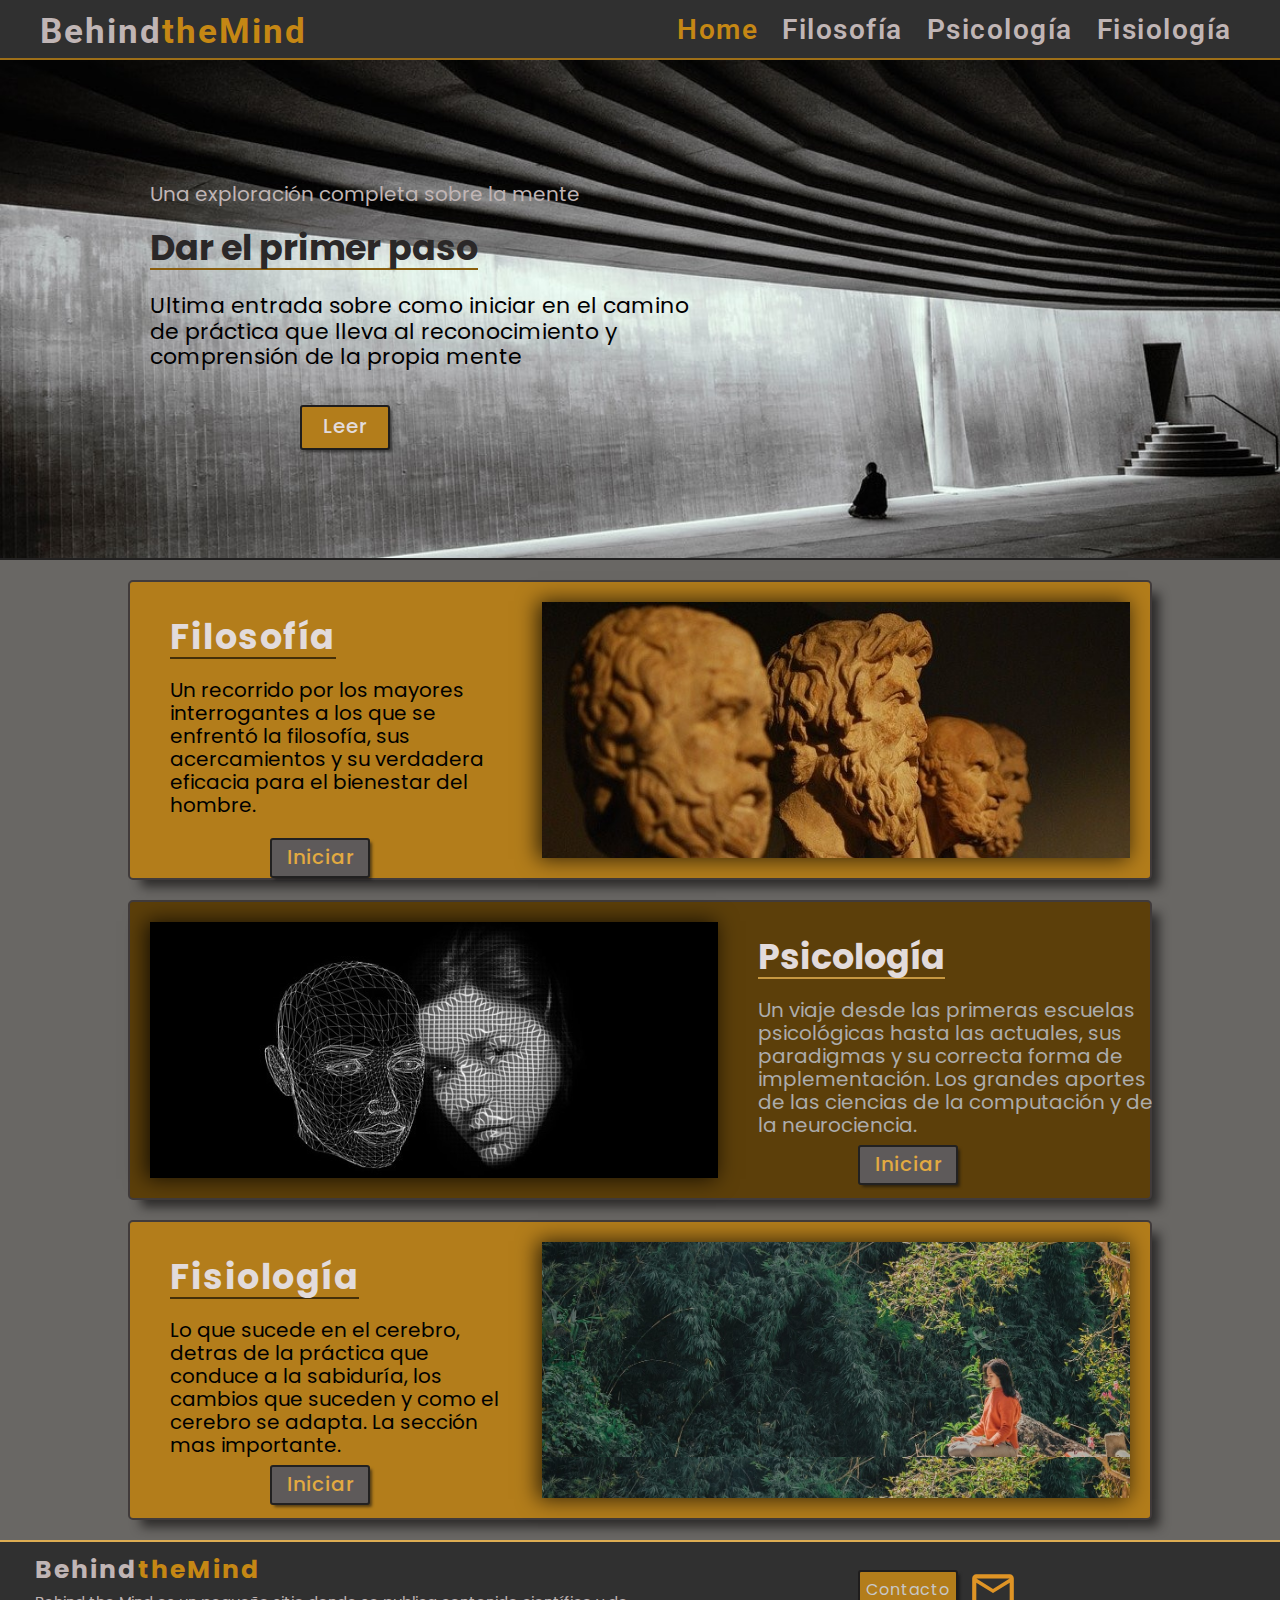
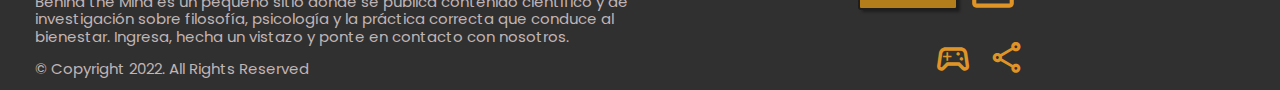
<file: index.html>
<!DOCTYPE html>
<html lang="es">
    
<head>
    <meta charset="UTF-8">
    <meta http-equiv="X-UA-Compatible" content="IE=edge">
    <meta name="viewport" content="width=device-width, initial-scale=1.0">
    <link rel="stylesheet" href="css/normalize.css">
    <link href="https://fonts.googleapis.com/css2?family=Material+Icons+Outlined" rel="stylesheet">
    <link rel="preconnect" href="https://fonts.googleapis.com">
    <link rel="preconnect" href="https://fonts.gstatic.com" crossorigin>
    <link href="https://fonts.googleapis.com/css2?family=Poppins&family=Roboto&display=swap" rel="stylesheet">
    <link rel="stylesheet" href="css/styles.css">
    <title>BehindtheMind</title>
</head>

<body>
    <!-- parte del header -->
    <header class="contenedor-header">

        <!-- Banner en el header -->
        <div class="logo"><h1 class="texto_banner">Behind</h1><h1 class="texto_banner texto_banner--color">theMind</h1>
        </div>

        <!--  Barra de Navegación -->
        <nav class="barra-nav">
            <ul class="lista-nav">
                <li class="item_nav"><a class="enlace_nav enlace_nav--color" href="#">Home</a></li>
                <li class="item_nav"><a class="enlace_nav enlace_nav--hover" href="pages/filosofia.html" target="_blank">Filosofía</a></li>
                <li class="item_nav"><a class="enlace_nav enlace_nav--hover" href="pages/psicologia.html" target="_blank">Psicología</a></li>
                <li class="item_nav"><a class="enlace_nav enlace_nav--hover" href="pages/fisiologia.html" target="_blank">Fisiología</a></li>
            </ul>
        </nav>
    </header>

<!-- Parte central de la página -->
    <main class="contenedor">
        <!-- Seccion de la tarjeta inicial -->
        <section class="section_1">
            <div class="texto-1">
                <p class="text_section1 text_section1--minititle">Una exploración completa sobre la mente</p>
                <h2 class="title_section1">Dar el primer paso</h2>
                <p class="text_section1">Ultima entrada sobre como iniciar en el camino de práctica que lleva al reconocimiento y comprensión de la propia mente</p>
            </div>
            <div class="boton-1"><a class="link-boton1" href="#">Leer</a></div>
        </section>

        <!-- Seccion filosofía -->
        <section class="section_2">
            <div class="texto-filo">
                <h3 class="title-filo">Filosofía</h3>
                <p class="text-filo">Un recorrido por los mayores interrogantes a los que se enfrentó la filosofía, sus acercamientos y su verdadera eficacia para el bienestar del hombre.</p>
                <div class="boton-2"><a class="link-boton2" href="pages/filosofia.html">Iniciar</a></div>
            </div>
            <div class="img-filo"></div>
        </section>

        <!-- Seccion psicologia -->
        <section class="section_3">
            <div class="img-psico"></div>
            <div class="texto-psico">
                <h3 class="title-psico">Psicología</h3>
                <p class="text-psico">Un viaje desde las primeras escuelas psicológicas hasta las actuales, sus paradigmas y su correcta forma de implementación. Los grandes aportes de las ciencias de la computación y de la neurociencia.</p>
                <div class="boton-3"><a class="link-boton3" href="pages/psicologia.html">Iniciar</a></div>
            </div>    
        </section>

        <!-- Seccion fisiología -->
        <section class="section_4">
            <div class="texto_fisio">
                <h3 class="title-fisio">Fisiología</h3>
                <p class="text-fisio">Lo que sucede en el cerebro, detras de la práctica que conduce a la sabiduría, los cambios que suceden y como el cerebro se adapta. La sección mas importante.</p>
                <div class="boton-3"><a class="link-boton3" href="pages/fisiologia.html">Iniciar</a></div>
            </div>
            <div class="img-fisio"></div>
        </section>
    </main>

    <!-- Parte final de la página -->
    <footer class="pie">

        <!-- Footer parte de texto -->
        <div class="texto-pie">
            <h4 class="title_pie">Behind</h4><h4 class="title_pie title_pie--color">theMind</h4>
            <p class="text_pie">Behind the Mind es un pequeño sitio donde se publica contenido científico y de investigación sobre filosofía, psicología y la práctica correcta que conduce al bienestar. Ingresa, hecha un vistazo y ponte en contacto con nosotros.</p>
            <p class="text_pie text_pie--copy">© Copyright 2022. All Rights Reserved</p>
        </div>

        <!-- Footer parte de enlaces -->
        <div class="enlaces">
            <div class="boton-pie"><a class="link-boton-pie" href="pages/contacto.html" target="_blank">Contacto</a></div>
            <span class="material-icons-outlined sobre-icono">email</span>
            <div class="icon-boton"></div>
            <span class="material-icons-outlined whats-icono">whatsapp</span>
            <span class="material-icons-outlined game-icono">sports_esports</span>
            <span class="material-icons-outlined share-icono">share</span>
        </div>
    </footer>

</body>
</html>
</file>
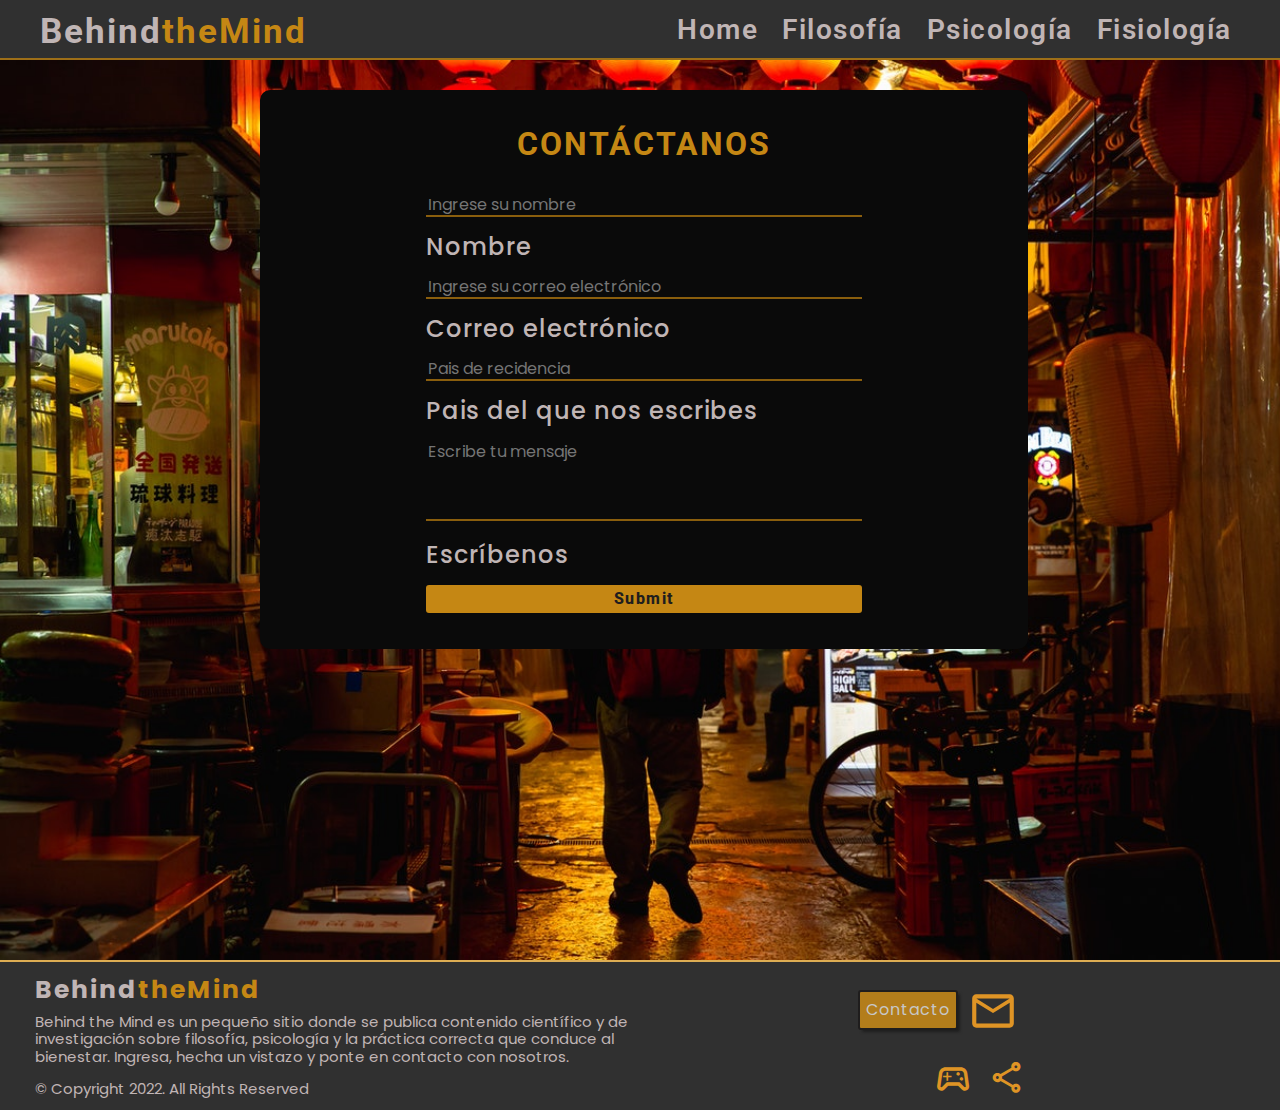
<file: pages/contacto.html>
<!DOCTYPE html>
<html lang="es">
<head>
    <meta charset="UTF-8">
    <meta http-equiv="X-UA-Compatible" content="IE=edge">
    <meta name="viewport" content="width=device-width, initial-scale=1.0">
    <link rel="stylesheet" href="../css/normalize.css">
    <link href="https://fonts.googleapis.com/css2?family=Material+Icons+Outlined" rel="stylesheet">
    <link rel="preconnect" href="https://fonts.googleapis.com">
    <link rel="preconnect" href="https://fonts.gstatic.com" crossorigin>
    <link href="https://fonts.googleapis.com/css2?family=Poppins&family=Roboto&display=swap" rel="stylesheet">
    <link rel="stylesheet" href="../css/styles-contacto.css">
    <title>Contacto</title>
</head>
<body>
    <header class="contenedor-header">

        <!-- Banner en el header -->
        <div class="logo"><h1 class="texto_banner">Behind</h1><h1 class="texto_banner texto_banner--color">theMind</h1>
        </div>

        <!--  Barra de Navegación -->
        <nav class="barra-nav">
            <ul class="lista-nav">
                <li class="item_nav"><a class="enlace_nav enlace_nav--color" href="../index.html">Home</a></li>
                <li class="item_nav"><a class="enlace_nav enlace_nav" href="filosofia.html" target="_blank">Filosofía</a></li>
                <li class="item_nav"><a class="enlace_nav enlace_nav" href="psicologia.html" target="_blank">Psicología</a></li>
                <li class="item_nav"><a class="enlace_nav enlace_nav" href="fisiologia.html" target="_blank">Fisiología</a></li>
            </ul>
        </nav>
    </header>
    


    <div class="contenedor">

    <!-- Formulario de contacto -->
    <form class="form">
        <h2 class="form__title">CONTÁCTANOS</h2>
            <input class="form__input" type="text" placeholder="Ingrese su nombre" id="nombre">
            <label class="form__label" for="nombre">Nombre</label>
            <input class="form__input" type="text" placeholder="Ingrese su correo electrónico" id="mail">
            <label class="form__label" for="mail">Correo electrónico</label>
            <input class="form__input" type="text" placeholder="Pais de recidencia" id="pais">
            <label class="form__label" for="pais">Pais del que nos escribes</label>
            <textarea class="form__input form__input--area" placeholder="Escribe tu mensaje" id="mensaje"></textarea>
            <label class="form__label" for="mensaje">Escríbenos</label>
            <input class="form__input form__input--boton" type="submit">
    </form>
    </div>



<!-- Parte final de la página -->
<footer class="pie">

    <!-- Footer parte de texto -->
    <div class="texto-pie">
        <h4 class="title_pie">Behind</h4><h4 class="title_pie title_pie--color">theMind</h4>
        <p class="text_pie">Behind the Mind es un pequeño sitio donde se publica contenido científico y de investigación sobre filosofía, psicología y la práctica correcta que conduce al bienestar. Ingresa, hecha un vistazo y ponte en contacto con nosotros.</p>
        <p class="text_pie text_pie--copy">© Copyright 2022. All Rights Reserved</p>
    </div>

    <!-- Footer parte de enlaces -->
    <div class="enlaces">
        <div class="boton-pie"><a class="link-boton-pie" href="pages/contacto.html" target="_blank">Contacto</a></div>
        <span class="material-icons-outlined sobre-icono">email</span>
        <div class="icon-boton"></div>
        <span class="material-icons-outlined whats-icono">whatsapp</span>
        <span class="material-icons-outlined game-icono">sports_esports</span>
        <span class="material-icons-outlined share-icono">share</span>
    </div>
</footer>
</body>
</html>
</file>
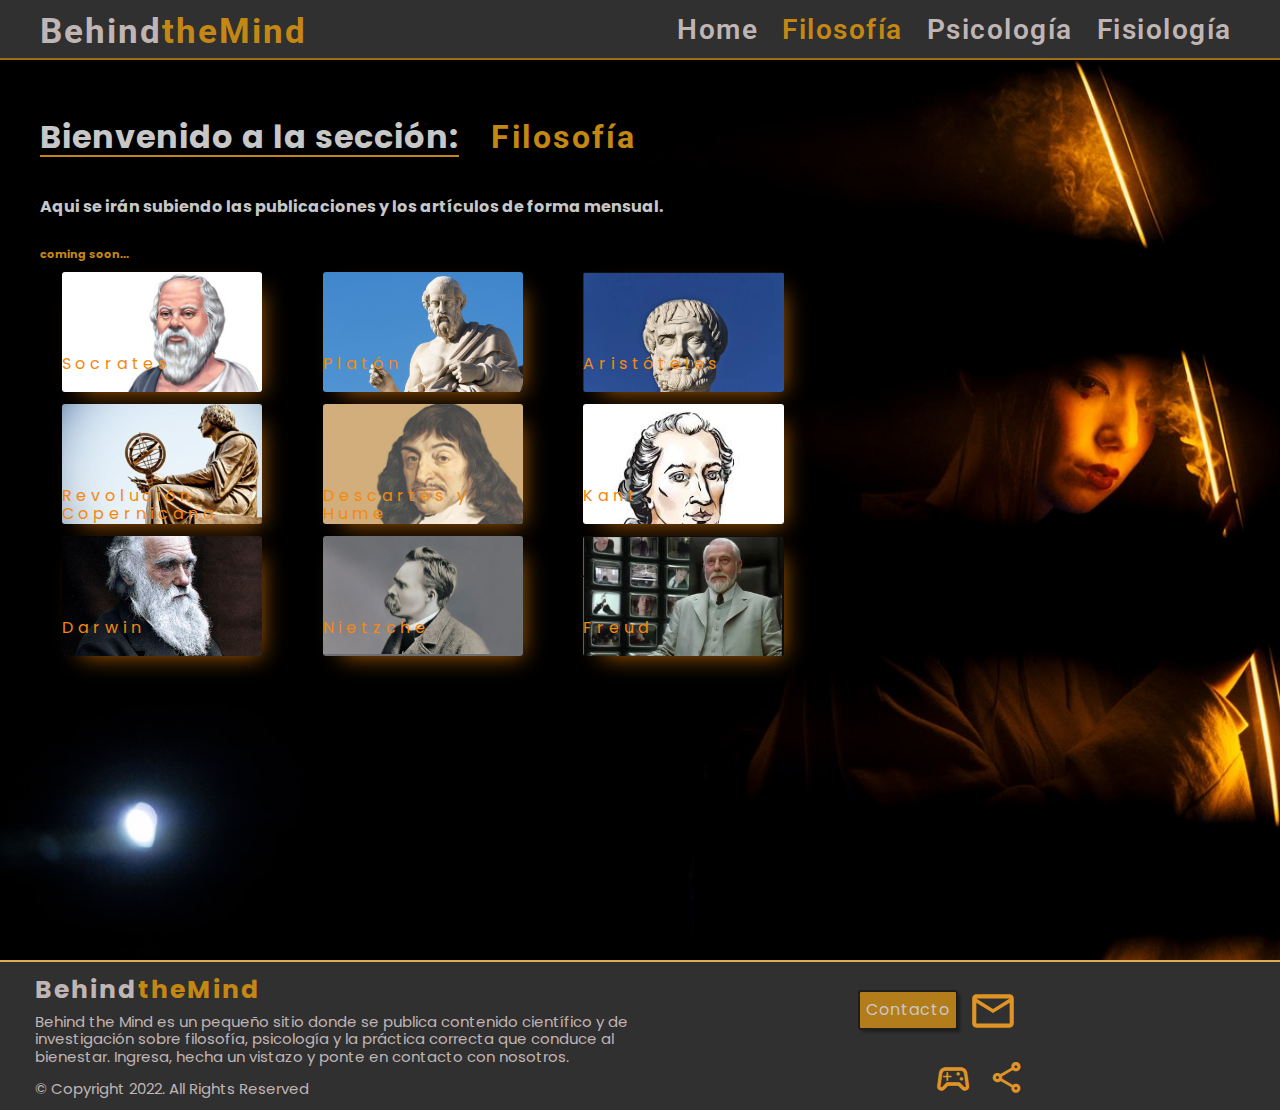
<file: pages/filosofia.html>
<!DOCTYPE html>
<html lang="es">
<head>
    <meta charset="UTF-8">
    <meta http-equiv="X-UA-Compatible" content="IE=edge">
    <meta name="viewport" content="width=device-width, initial-scale=1.0">
    <link rel="stylesheet" href="../css/normalize.css">
    <link href="https://fonts.googleapis.com/css2?family=Material+Icons+Outlined" rel="stylesheet">
    <link rel="preconnect" href="https://fonts.googleapis.com">
    <link rel="preconnect" href="https://fonts.gstatic.com" crossorigin>
    <link href="https://fonts.googleapis.com/css2?family=Poppins&family=Roboto&display=swap" rel="stylesheet">
    <link rel="stylesheet" href="../css/styles-filosofia.css">
    <title>Filosofía</title>
</head>

<body>
    <!-- parte del header -->
    <header class="contenedor-header">

        <!-- Banner en el header -->
        <div class="logo"><h1 class="texto_banner">Behind</h1><h1 class="texto_banner texto_banner--color">theMind</h1>
        </div>

        <!--  Barra de Navegación -->
        <nav class="barra-nav">
            <ul class="lista-nav">
                <li class="item_nav"><a class="enlace_nav enlace_nav--hover" href="../index.html">Home</a></li>
                <li class="item_nav"><a class="enlace_nav enlace_nav--color" href="filosofia.html" target="_blank">Filosofía</a></li>
                <li class="item_nav"><a class="enlace_nav enlace_nav--hover" href="psicologia.html" target="_blank">Psicología</a></li>
                <li class="item_nav"><a class="enlace_nav enlace_nav--hover" href="fisiologia.html" target="_blank">Fisiología</a></li>
            </ul>
        </nav>
    </header>

    
    <!-- parte del main content -->

    <div class="main">
        <div class="texto__filo">
        <h1 class="title__filo">Bienvenido a la sección:</h1><h2 class="title__filo title__filo--color">Filosofía</h2>

        <h3 class="secondtitle__filo">Aqui se irán subiendo las publicaciones y los artículos de forma mensual.</h3>
        <h4 class="thirdtitle__filo">coming soon...</h4>
    </div>

    <!-- aplicando GRID -->

    <div class="grid__container">
        <div class="grid__item grid__item--socrates">Socrates</div>
        <div class="grid__item grid__item--platon">Platón</div>
        <div class="grid__item grid__item--aristo">Aristóteles</div>
        <div class="grid__item grid__item--rc">Revolución Copernicana</div>
        <div class="grid__item grid__item--descar">Descartes y Hume</div>
        <div class="grid__item grid__item--kant">Kant</div>
        <div class="grid__item grid__item--darwin">Darwin</div>
        <div class="grid__item grid__item--niet">Nietzche</div>
        <div class="grid__item grid__item--freud">Freud</div>
    </div>
    </div> 
    






        <!-- Parte del footer -->
        <footer class="pie">

            <!-- Footer parte de texto -->
            <div class="texto-pie">
                <h4 class="title_pie">Behind</h4><h4 class="title_pie title_pie--color">theMind</h4>
                <p class="text_pie">Behind the Mind es un pequeño sitio donde se publica contenido científico y de investigación sobre filosofía, psicología y la práctica correcta que conduce al bienestar. Ingresa, hecha un vistazo y ponte en contacto con nosotros.</p>
                <p class="text_pie text_pie--copy">© Copyright 2022. All Rights Reserved</p>
            </div>
    
            <!-- Footer parte de enlaces -->
            <div class="enlaces">
                <div class="boton-pie"><a class="link-boton-pie" href="contacto.html" target="_blank">Contacto</a></div>
                <span class="material-icons-outlined sobre-icono">email</span>
                <div class="icon-boton"></div>
                <span class="material-icons-outlined whats-icono">whatsapp</span>
                <span class="material-icons-outlined game-icono">sports_esports</span>
                <span class="material-icons-outlined share-icono">share</span>
            </div>
        </footer>

</body>
</html>
</file>
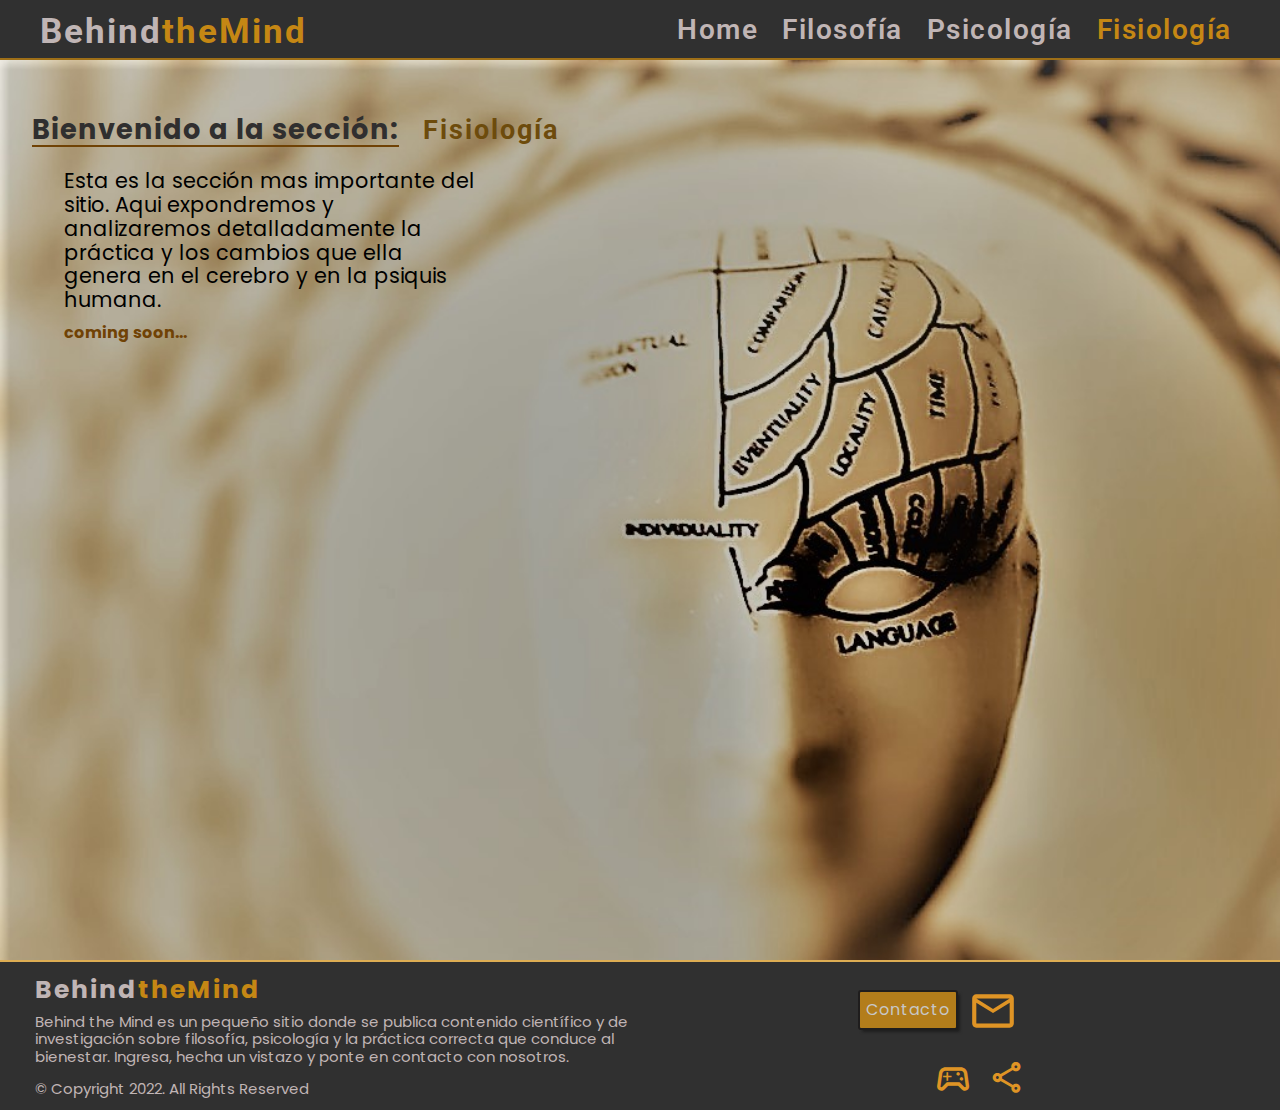
<file: pages/fisiologia.html>
<!DOCTYPE html>
<html lang="es">
<head>
    <meta charset="UTF-8">
    <meta http-equiv="X-UA-Compatible" content="IE=edge">
    <meta name="viewport" content="width=device-width, initial-scale=1.0">
    <link rel="stylesheet" href="../css/normalize.css">
    <link href="https://fonts.googleapis.com/css2?family=Material+Icons+Outlined" rel="stylesheet">
    <link rel="preconnect" href="https://fonts.googleapis.com">
    <link rel="preconnect" href="https://fonts.gstatic.com" crossorigin>
    <link href="https://fonts.googleapis.com/css2?family=Poppins&family=Roboto&display=swap" rel="stylesheet">
    <link rel="stylesheet" href="../css/styles-fisio.css">
    <title>BehindtheMind</title>
    <title>Fisiología</title>
</head>
<body>

<!-- parte del header -->

<header class="contenedor-header">

    <!-- Banner en el header -->
    <div class="logo"><h1 class="texto_banner">Behind</h1><h1 class="texto_banner texto_banner--color">theMind</h1>
    </div>

    <!--  Barra de Navegación -->
    <nav class="barra-nav">
        <ul class="lista-nav">
            <li class="item_nav"><a class="enlace_nav enlace_nav--hover" href="../index.html">Home</a></li>
            <li class="item_nav"><a class="enlace_nav enlace_nav--hover" href="filosofia.html" target="_blank">Filosofía</a></li>
            <li class="item_nav"><a class="enlace_nav enlace_nav--hover" href="psicologia.html" target="_blank">Psicología</a></li>
            <li class="item_nav"><a class="enlace_nav enlace_nav--color" href="fisiologia.html" target="_blank">Fisiología</a></li>
        </ul>
    </nav>
</header>

<!-- parte central fisiologia -->

<main class="contenedor__fisio">
    <div class="texto__fisio">
        <h1 class="title__fisio">Bienvenido a la sección:</h1><h2 class="title__fisio title__fisio--color">Fisiología</h2>
        <div class="contenedor-texto">
        <p class="texto__fisio">Esta es la sección mas importante del sitio. Aqui expondremos y analizaremos detalladamente la práctica y los cambios que ella genera en el cerebro y en la psiquis humana.</p>
        <h3 class="texto__final">coming soon...</h3>
        </div>
    </div>
</main>

<!-- Parte final de la página -->

    <footer class="pie">
        <!-- Footer parte de texto -->
        <div class="texto-pie">
            <h4 class="title_pie">Behind</h4><h4 class="title_pie title_pie--color">theMind</h4>
            <p class="text_pie">Behind the Mind es un pequeño sitio donde se publica contenido científico y de investigación sobre filosofía, psicología y la práctica correcta que conduce al bienestar. Ingresa, hecha un vistazo y ponte en contacto con nosotros.</p>
            <p class="text_pie text_pie--copy">© Copyright 2022. All Rights Reserved</p>
        </div>

        <!-- Footer parte de enlaces -->
        <div class="enlaces">
            <div class="boton-pie"><a class="link-boton-pie" href="contacto.html" target="_blank">Contacto</a></div>
            <span class="material-icons-outlined sobre-icono">email</span>
            <div class="icon-boton"></div>
            <span class="material-icons-outlined whats-icono">whatsapp</span>
            <span class="material-icons-outlined game-icono">sports_esports</span>
            <span class="material-icons-outlined share-icono">share</span>
        </div>
    </footer>
    
</body>
</html>
</file>
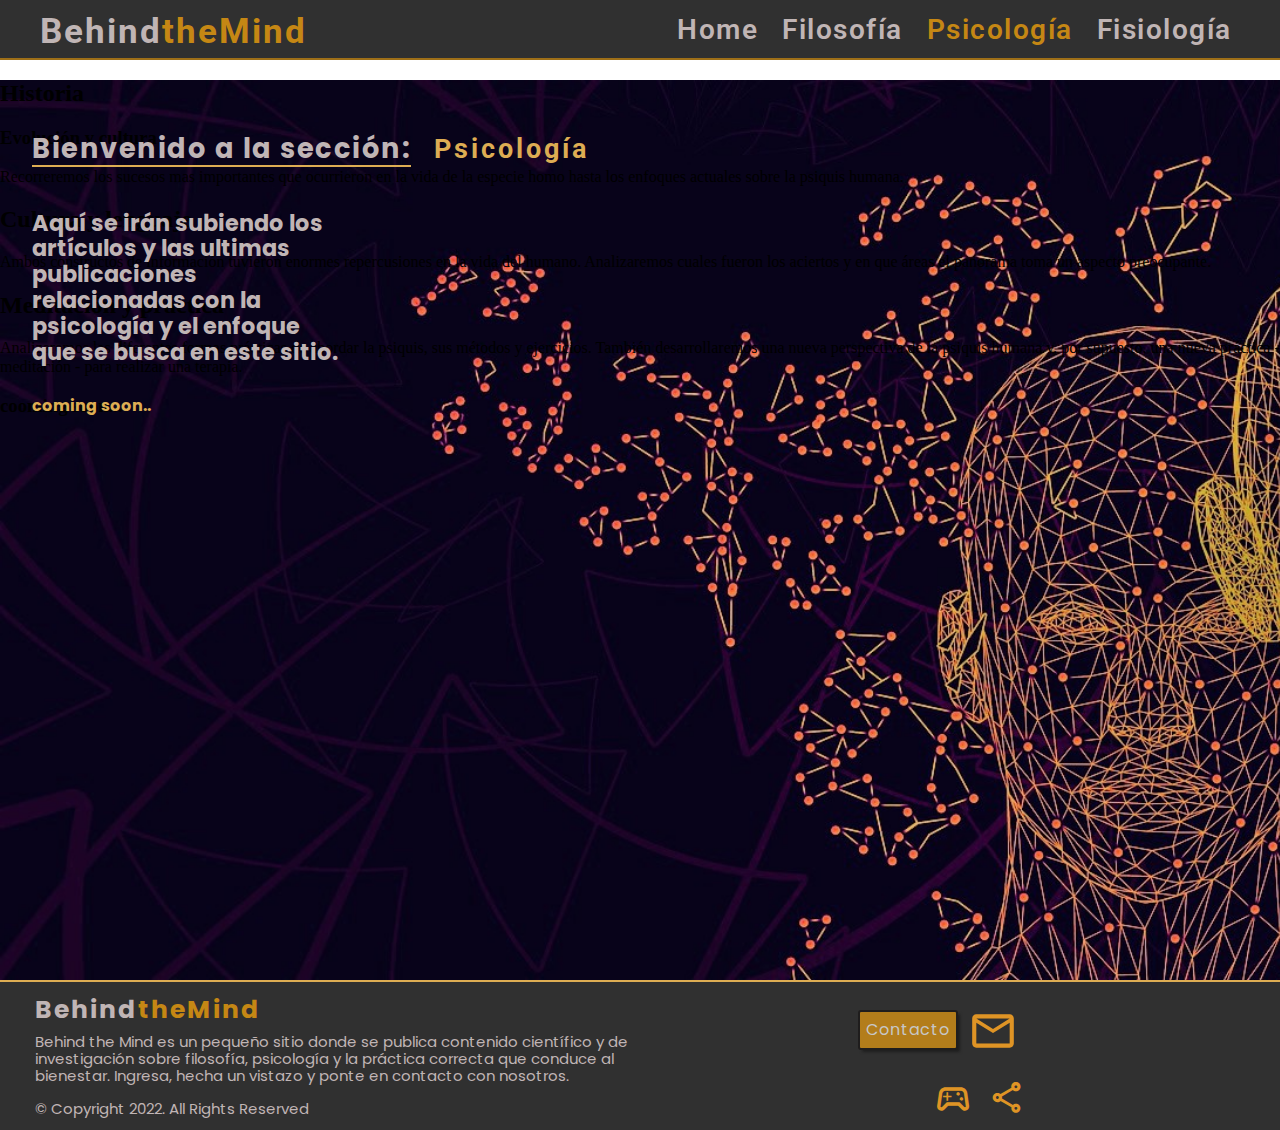
<file: pages/psicologia.html>
<!DOCTYPE html>
<html lang="es">
<head>
    <meta charset="UTF-8">
    <meta http-equiv="X-UA-Compatible" content="IE=edge">
    <meta name="viewport" content="width=device-width, initial-scale=1.0">
    <link rel="stylesheet" href="../css/normalize.css">
    <link href="https://fonts.googleapis.com/css2?family=Material+Icons+Outlined" rel="stylesheet">
    <link rel="preconnect" href="https://fonts.googleapis.com">
    <link rel="preconnect" href="https://fonts.gstatic.com" crossorigin>
    <link href="https://fonts.googleapis.com/css2?family=Poppins&family=Roboto&display=swap" rel="stylesheet">
    <link rel="stylesheet" href="../css/styles-psicologia.css">
    <title>Psicología</title>
</head>
<body>

<!-- parte del header -->
    <header class="contenedor-header">
        <!-- Banner en el header -->
        <div class="logo"><h1 class="texto_banner">Behind</h1><h1 class="texto_banner texto_banner--color">theMind</h1>
        </div>
        <!--  Barra de Navegación -->
        <nav class="barra-nav">
            <ul class="lista-nav">
                <li class="item_nav"><a class="enlace_nav enlace_nav--hover" href="../index.html">Home</a></li>
                <li class="item_nav"><a class="enlace_nav enlace_nav--hover" href="filosofia.html" target="_blank">Filosofía</a></li>
                <li class="item_nav"><a class="enlace_nav enlace_nav--color" href="psicologia.html" target="_blank">Psicología</a></li>
                <li class="item_nav"><a class="enlace_nav enlace_nav--hover" href="fisiologia.html" target="_blank">Fisiología</a></li>
            </ul>
        </nav>
    </header>
    
<!-- parte central psicologia -->
    <main class="contenedor__psico">
        <div class="texto__psico">
            <h1 class="title__psico">Bienvenido a la sección:</h1>
            <h2 class="title__psico title__psico--color">Psicología</h2>
            <div class="text">
            <h3 class="text__psico">Aquí se irán subiendo los artículos y las ultimas publicaciones relacionadas con la psicología y el enfoque que se busca en este sitio.</h3>
            <h4 class="text__final">coming soon..</h4>
        </div>
        </div>





        
        <!-- parte del grid  -->

        <div class="grid__container">
            <div class="grid__item grid__item--texto">
                <h2 class="grid__title">Historia</h2>
                <h3 class="grid__subtitle">Evolución y cultura</h3>
                <p class="grid__texto">Recorreremos los sucesos mas importantes que ocurrieron en la vida de la especie homo hasta los enfoques actuales sobre la psiquis humana.
                </p>
                <h2 class="grid__subtitle">Cultura y lenguaje</h2>
                <p class="grid__texto">Ambos constructos de información tuvieron enormes repercusiones en la vida del humano. Analizaremos cuales fueron los aciertos y en que áreas el panorama toma un aspecto preocupante.</p>
            </div>
            <div class="grid__item grid__item--img"></div>
            <div class="grid__item grid__item--imgv"></div>
            <div class="grid__item grid__item--texto2">
                <h2 class="grid__title2">Meditación y práctica</h2>
                <p class="grid__texto2">Analizaremos las diferentes formas prácticas de abordar la psiquis, sus métodos y ejercicios. También desarrollaremos una nueva perspectiva de la psiquis humana y, por supuesto, una nueva práctica - meditación - para realizar una terapia.</p>
                <h3 class="grid__foot">cooming soon...</h3>
            </div>
        </div>

    </main>
    




<!-- Parte final de la página -->
    <footer class="pie">

        <!-- Footer parte de texto -->
        <div class="texto-pie">
            <h4 class="title_pie">Behind</h4><h4 class="title_pie title_pie--color">theMind</h4>
            <p class="text_pie">Behind the Mind es un pequeño sitio donde se publica contenido científico y de investigación sobre filosofía, psicología y la práctica correcta que conduce al bienestar. Ingresa, hecha un vistazo y ponte en contacto con nosotros.</p>
            <p class="text_pie text_pie--copy">© Copyright 2022. All Rights Reserved</p>
        </div>

        <!-- Footer parte de enlaces -->
        <div class="enlaces">
            <div class="boton-pie"><a class="link-boton-pie" href="contacto.html" target="_blank">Contacto</a></div>
            <span class="material-icons-outlined sobre-icono">email</span>
            <div class="icon-boton"></div>
            <span class="material-icons-outlined whats-icono">whatsapp</span>
            <span class="material-icons-outlined game-icono">sports_esports</span>
            <span class="material-icons-outlined share-icono">share</span>
        </div>
    </footer>

</body>
</html>
</file>
<file: css/styles.css>
*{
    box-sizing: border-box;
}

body{
    margin: 0;
}

.contenedor-header{
    display: flex;
    width: 100%;
    height: 60px;
    background-color: rgb(48, 48, 48);
    padding-top: 0.1px;
    border-bottom: 2px solid rgb(158, 111, 24);
    margin-bottom: 0px;
}

.logo{
    width: 33%;
    height: 60px;
    margin-top: -12px;
    margin-left: 40px;
}

.texto_banner{
    display: inline-block;
    font-family: 'Roboto', sans-serif;
    font-size: 35px;
    letter-spacing: 2px;
    color: #c0b5b5;
}

.texto_banner--color{
    color: rgb(197, 135, 20);
}

.barra-nav{
    width: 60%;
    height: 60px;
}

.lista-nav{
    width: 95%;
    height: 100%;
    text-align: right;
    margin: 0 0 0 50px;
}

.item_nav{
    display: inline-block;
    margin: 14px 10px;
    list-style: none;
    font-family: 'Roboto', sans-serif;
    font-size: 28px;
    font-weight: 600;
    letter-spacing: 1.5px;
}

.enlace_nav{
    color: rgb(192, 181, 181);
    text-decoration: none;
}

.enlace_nav--color{
    color: rgb(197, 135, 20)
}

.enlace_nav--hover:hover{
    color: rgb(138, 94, 13)
}

.contenedor{
    position: relative;
    width: 100%;
    margin: 0;
    padding-bottom: 20px;
    background-color: rgb(105, 103, 100) ;
}

.section_1{
    width: 100%;
    height: 500px;
    margin-bottom: 20px;
    border-bottom: 2px solid rgb(34, 33, 33) ;
    background-image:url("../images/prueba1.jpg");
    background-size: cover;
    overflow: hidden;
}

.texto-1{
    width: 700px;
    height: 300px;
    padding-top: 130px;
    padding-left: 150px;
    font-family: 'Poppins', sans-serif;
}

.title_section1{
    display: inline-block;
    margin-bottom: 1px;
    color: rgb(43, 40, 40);
    font-size: 35px;
    border-bottom: 2px solid rgb(138, 94, 13) ;
}

.text_section1{
    margin-bottom: -7px;
    font-size: 22px;
}

.text_section1--minititle{
    margin-top: -7px;
    color: #c0b5b5;
    font-size: 20px;
}

.boton-1{
    width: 90px;
    height: 45px;
    margin-top: 45px;
    margin-left: 300px;
    border: 2px solid rgb(31, 29, 29);
    box-shadow: 3px 3px 3px -1px rgba(18,17,17,0.58);
    background-color: rgb(179, 125, 27);
    border-radius: 3px;
    font-family: 'Poppins', sans-serif;
    text-align: center;
}

.link-boton1{
    display: inline-block;
    text-decoration: none;
    margin: 8px 0;
    color: rgb(226, 219, 219);
    font-size: 20px;
    letter-spacing: 1px;
    font-weight: 500;
} 

.boton-1:hover{
    background-color: rgb(138, 94, 13);
    color: rgb(236, 229, 229);
}

.section_2{
    position: relative;
    display: flex;
    margin:  auto;
    margin-bottom: 20px;
    padding: 20px;
    width: 80%;
    height:300px;
    background-color: rgb(179, 125, 27);
    border: 2px solid rgb(65, 59, 59);
    box-shadow: 10px 10px 11px -3px rgba(25,24,24,0.75);
    border-radius: 5px;
}

.texto-filo{
    width: 40%;
    font-family: 'Poppins', sans-serif;
}

.title-filo{
    display: inline-block;
    margin-left: 20px;
    margin-top: 15px;
    font-size: 35px;
    letter-spacing: 1.5px;
    color: rgb(226, 219, 219);
    border-bottom: 2px solid rgb(68, 47, 8) ;
}

.text-filo{
    display: inline-block;
    font-size: 20px;
    margin-left: 20px;
    margin-top: -15px;
    width: 350px;
}

.img-filo{
    width: 60%;
    background-image: url("../images/filosofia.jpg");
    box-shadow: -3px 0px 20px 1px rgba(0,0,0,0.75);
    background-size: cover;
}

.boton-2{
    width: 100px;
    height: 40px;
    margin-top: 1px;
    margin-left: 120px;
    border: 2px solid rgb(34, 33, 33);
    box-shadow: 3px 3px 3px -1px rgba(18,17,17,0.58);
    background-color: rgb(94, 90, 90);
    border-radius: 3px;
    font-family: 'Poppins', sans-serif;
    text-align: center;
}

.link-boton2{
    display: inline-block;
    text-decoration: none;
    margin: 6px auto;
    color: rgb(226, 170, 65);
    font-size: 20px;
    letter-spacing: 1px;
    font-weight: 500;
}

.boton-2:hover{
    background-color:rgb(34, 33, 33) ;
    color: rgb(221, 173, 83);
}

.section_3{
    position: relative;
    display: flex;
    margin:  auto;
    margin-bottom: 20px;
    padding: 20px;
    width: 80%;
    height:300px;
    background-color: rgb(92, 63, 10);
    border: 2px solid rgb(65, 59, 59);
    box-shadow: 10px 10px 11px -3px rgba(25,24,24,0.75);
    border-radius: 5px;
}

.texto-psico{
    width: 40%;
    font-family: 'Poppins', sans-serif
}

.title-psico{
    display: inline-block;
    margin-left: 20px;
    margin-top: 15px;
    font-size: 35px;
    color: rgb(226, 219, 219);
    border-bottom: 2px solid rgb(199, 152, 65) ;
}

.text-psico{
    display: inline-block;
    width: 400px;
    font-size: 20px;
    margin-left: 20px;
    margin-top: -15px;
    color: rgb(172, 172, 172);
}

.boton-3{
    width: 100px;
    height: 40px;
    margin-top: -10px;
    margin-left: 180px;
    border: 2px solid rgb(151, 106, 39);
    box-shadow: 3px 3px 3px -1px rgba(18,17,17,0.58);
    background-color: rgb(37, 37, 37);
    border-radius: 3px;
    font-family: 'Poppins', sans-serif;
    text-align: center;
}

.link-boton3{
    display: inline-block;
    text-decoration: none;
    margin: 6px auto;
    color: rgb(172, 172, 172);
    font-size: 20px;
    letter-spacing: 1px;
    font-weight: 500;
}

.boton-3:hover{
    background-color:rgb(151, 106, 39);
    color: rgb(65, 64, 64)
}


.img-psico{
    width: 59%;
    margin-right: 20px;
    background-image: url("../images/psico.jpg");
    background-size: contain;
    box-shadow: -3px 0px 20px 1px rgba(0,0,0,0.75);
}

.section_4{
    position: relative;
    display: flex;
    margin:  auto;
    padding: 20px;
    width: 80%;
    height:300px;
    background-color: rgb(179, 125, 27);
    border: 2px solid rgb(65, 59, 59);
    box-shadow: 10px 10px 11px -3px rgba(25,24,24,0.75);
    border-radius: 5px;
}

.texto_fisio{
    width: 40%;
    font-family: 'Poppins', sans-serif;
}

.title-fisio{
    display: inline-block;
    margin-left: 20px;
    margin-top: 15px;
    font-size: 35px;
    letter-spacing: 1.5px;
    color: rgb(226, 219, 219);
    border-bottom: 2px solid rgb(68, 47, 8) ;
}

.text-fisio{
    display: inline-block;
    font-size: 20px;
    margin-left: 20px;
    margin-top: -15px;
    width: 350px;
}

.img-fisio{
    width: 60%;
    background-image: url("../images/fisio.jpg");
    box-shadow: -3px 0px 20px 1px rgba(0,0,0,0.75);
    background-size: contain;
}

.boton-3{
    width: 100px;
    height: 40px;
    margin-top: -12px;
    margin-left: 120px;
    border: 2px solid rgb(34, 33, 33);
    box-shadow: 3px 3px 3px -1px rgba(18,17,17,0.58);
    background-color: rgb(94, 90, 90);
    border-radius: 3px;
    font-family: 'Poppins', sans-serif;
    text-align: center;
}

.link-boton3{
    display: inline-block;
    text-decoration: none;
    margin: 6px auto;
    color: rgb(226, 170, 65);
    font-size: 20px;
    letter-spacing: 1px;
    font-weight: 500;
}

.boton-3:hover{
    background-color:rgb(34, 33, 33) ;
    color: rgb(221, 173, 83);
}

.pie{
    display: flex;
    position: relative;
    width: 100%;
    height: 150px;
    overflow: hidden;
    border-top: 2px solid rgb(221, 173, 83);
    background-color: rgb(48, 48, 48);
}

.texto-pie{
    width: 50%;
    margin-left: 35px;
    font-family: 'Poppins', sans-serif;
}

.title_pie{
    display: inline-block;
    font-size: 25px;
    margin-top: 14px;
    letter-spacing: 2px;
    color: #c0b5b5;
}

.title_pie--color{
    color: rgb(197, 135, 20);
}

.text_pie{
    display: inline-block;
    color: #c0b5b5;
    font-size: 15px;
    margin-top: -25px;
}

.enlaces{
    position: relative;
    width: 50%;
}

.boton-pie{
    width: 100px;
    height: 40px;
    margin-top: 28px;
    margin-left: 200px;
    padding-top: 9px;
    border: 2px solid rgb(31, 29, 29);
    box-shadow: 3px 3px 3px -1px rgba(18,17,17,0.58);
    background-color: rgb(179, 125, 27);
    border-radius: 3px;
    font-family: 'Poppins', sans-serif;
    letter-spacing: 1px;
    text-align: center;
}

.link-boton-pie{
    text-decoration: none;
    color: #c7c7c7;
}

.boton-pie:hover{
    background-color: rgb(138, 94, 13);
    color: rgb(236, 229, 229);
}

.sobre-icono{
    position: absolute;
    display: inline-block;
    color: rgb(223, 148, 37);
    top:24px;
    left: 310px;
    font-size: 50px;
}

.sobre-icono:hover{
    color: rgb(153, 99, 17);
}

.whats-icono{
    position: absolute;
    display: inline-block;
    color: rgb(223, 148, 37);
    top:95px;
    left: 220px;
    font-size: 40px;
}

.game-icono{
    position: absolute;
    display: inline-block;
    color: rgb(223, 148, 37);
    top:97px;
    left: 275px;
    font-size: 40px;
}

.share-icono{
    position: absolute;
    display: inline-block;
    color: rgb(223, 148, 37);
    top:97px;
    left: 330px;
    font-size: 37px;
}

.whats-icono:hover, .game-icono:hover, .share-icono:hover{
    color: rgb(153, 99, 17);
}
</file>
<file: css/styles-contacto.css>
*{
    box-sizing: border-box;
}

body{
    margin: 0;
}


/* Estilos header */   /* Estilos header */   /* Estilos header */


.contenedor-header{
    display: flex;
    width: 100%;
    height: 60px;
    background-color: rgb(48, 48, 48);
    padding-top: 0.1px;
    border-bottom: 2px solid rgb(158, 111, 24);
    margin-bottom: 0px;
}

.logo{
    width: 33%;
    height: 60px;
    margin-top: -12px;
    margin-left: 40px;
}

.texto_banner{
    display: inline-block;
    font-family: 'Roboto', sans-serif;
    font-size: 35px;
    letter-spacing: 2px;
    color: #c0b5b5;
}

.texto_banner--color{
    color: rgb(197, 135, 20);
}

.barra-nav{
    width: 60%;
    height: 60px;
}

.lista-nav{
    width: 95%;
    height: 100%;
    text-align: right;
    margin: 0 0 0 50px;
}

.item_nav{
    display: inline-block;
    margin: 14px 10px;
    list-style: none;
    font-family: 'Roboto', sans-serif;
    font-size: 28px;
    font-weight: 600;
    letter-spacing: 1.5px;
}

.enlace_nav{
    color: rgb(192, 181, 181);
    text-decoration: none;
}

.enlace_nav--color{
    color: rgb(192, 181, 181);
}

.enlace_nav:hover{
    color: rgb(138, 94, 13)
}


/* Estilos Formulario contacto */

.contenedor{
    margin-top: 0;
    height: 100vh;
    background-image: url("../images/img-contacto.jpg");
    background-size: cover;
}

.form{
    width: 60%;
    background-color: rgb(10, 10, 10);
    border-radius: 10px;
    position: relative;
    top: 30px;
    left: 260px;
    padding: 20px;
    text-align: center;
}

.form__label{
    display: inline-block;
    width: 60%;
    text-align: left;
    letter-spacing: 1px;
    font-family: 'Poppins', sans-serif;
    font-size: 1.5rem ;
    font-weight: 500;
    color: rgb(192, 181, 181);
}

.form__input{
    display: inline-block;
    width: 60%;
    margin: 1rem auto;
    background-color: rgb(10, 10, 10);
    border: none;
    border-bottom: 2px solid rgb(138, 94, 13) ;
    color: aliceblue;
    font-family: 'Poppins', sans-serif;
    font-size: 1rem ;
}

.form__input--area{
    height: 5rem;
    resize: none;
}

.form__input--boton

.form__input:focus, .form__input--area:focus{
    outline:none
}

.form__input--boton{
    background-color: rgb(197, 135, 20);
    color: #1f1e1e;
    border: none;
    border-radius: 3px;
    padding: 5px 0;
    font-family: 'Roboto', sans-serif;
    font-weight: 800;
    font-size: 1rem;
    letter-spacing: 1.5px;
    cursor: pointer;
}

.form__input--boton:hover{
    background-color: rgb(133, 88, 5);
    color: #beb9b9;
}


.form__title{
    margin: 1rem auto;
    text-align: center;
    font-family: 'Roboto', sans-serif;
    font-size: 2rem;
    letter-spacing: 2px;
    color: rgb(197, 135, 20);
}

/* Estilos footer */   /* Estilos footer */    /* Estilos footer */


.pie{
    display: flex;
    position: relative;
    width: 100%;
    height: 150px;
    overflow: hidden;
    border-top: 2px solid rgb(221, 173, 83);
    background-color: rgb(48, 48, 48);
}

.texto-pie{
    width: 50%;
    margin-left: 35px;
    font-family: 'Poppins', sans-serif;
}

.title_pie{
    display: inline-block;
    font-size: 25px;
    margin-top: 14px;
    letter-spacing: 2px;
    color: #c0b5b5;
}

.title_pie--color{
    color: rgb(197, 135, 20);
}

.text_pie{
    display: inline-block;
    color: #c0b5b5;
    font-size: 15px;
    margin-top: -25px;
}

.enlaces{
    position: relative;
    width: 50%;
}

.boton-pie{
    width: 100px;
    height: 40px;
    margin-top: 28px;
    margin-left: 200px;
    padding-top: 9px;
    border: 2px solid rgb(31, 29, 29);
    box-shadow: 3px 3px 3px -1px rgba(18,17,17,0.58);
    background-color: rgb(179, 125, 27);
    border-radius: 3px;
    font-family: 'Poppins', sans-serif;
    letter-spacing: 1px;
    text-align: center;
}

.link-boton-pie{
    text-decoration: none;
    color: #c7c7c7;
}

.boton-pie:hover{
    background-color: rgb(138, 94, 13);
    color: rgb(236, 229, 229);
}

.sobre-icono{
    position: absolute;
    display: inline-block;
    color: rgb(223, 148, 37);
    top:24px;
    left: 310px;
    font-size: 50px;
}

.sobre-icono:hover{
    color: rgb(153, 99, 17);
}

.whats-icono{
    position: absolute;
    display: inline-block;
    color: rgb(223, 148, 37);
    top:95px;
    left: 220px;
    font-size: 40px;
}

.game-icono{
    position: absolute;
    display: inline-block;
    color: rgb(223, 148, 37);
    top:97px;
    left: 275px;
    font-size: 40px;
}

.share-icono{
    position: absolute;
    display: inline-block;
    color: rgb(223, 148, 37);
    top:97px;
    left: 330px;
    font-size: 37px;
}

.whats-icono:hover, .game-icono:hover, .share-icono:hover{
    color: rgb(153, 99, 17);
}
</file>
<file: css/styles-filosofia.css>
*{
    box-sizing: border-box;
}

body{
    margin: 0;
}

.contenedor-header{
    display: flex;
    width: 100%;
    height: 60px;
    background-color: rgb(48, 48, 48);
    padding-top: 0.1px;
    border-bottom: 2px solid rgb(158, 111, 24);
    margin-bottom: 0px;
}

.logo{
    width: 33%;
    height: 60px;
    margin-top: -12px;
    margin-left: 40px;
}

.texto_banner{
    display: inline-block;
    font-family: 'Roboto', sans-serif;
    font-size: 35px;
    letter-spacing: 2px;
    color: #c0b5b5;
}

.texto_banner--color{
    color: rgb(197, 135, 20);
}

.barra-nav{
    width: 60%;
    height: 60px;
}

.lista-nav{
    width: 95%;
    height: 100%;
    text-align: right;
    margin: 0 0 0 50px;
}

.item_nav{
    display: inline-block;
    margin: 14px 10px;
    list-style: none;
    font-family: 'Roboto', sans-serif;
    font-size: 28px;
    font-weight: 600;
    letter-spacing: 1.5px;
}

.enlace_nav{
    color: rgb(192, 181, 181);
    text-decoration: none;
}

.enlace_nav--color{
    color: rgb(197, 135, 20)
}

.enlace_nav--hover:hover{
    color: rgb(138, 94, 13)
}








/* parte central */

.main{
    position: relative;
    width: 100%;
    height: 100vh;
    background-image: url("../images/img-filosofia.jpg");
    background-size: cover;
}

.texto__filo{
    position: absolute;
    top: 2rem;
    left: 2.5rem;
    width: 60%;
    height: 15rem;
}

.title__filo{
    display: inline-block;
    margin-right: 1rem;
    font-family: 'Poppins', sans-serif;
    font-size: 2rem;
    letter-spacing: 1px;
    color: #c7c7c7;
    border-bottom: 2px solid rgb(197, 135, 20);
}

.title__filo--color{
    border: none;
    font-family: 'Roboto', sans-serif;
    margin-left: 1rem;
    letter-spacing: 2.5px;
    color: rgb(197, 135, 20);
}

.secondtitle__filo{
    font-family: 'Poppins', sans-serif;
    font-size: 1rem;
    color: #c7c7c7;
}

.thirdtitle__filo{
    margin-top: 2rem;
    font-family: 'Poppins', sans-serif;
    font-size: 0.7rem;
    color: rgb(197, 135, 20);
}

.grid__container{
    position: absolute;
    top: 200px;
    display: grid;
    grid-template-columns: repeat(3, 28%);
    grid-template-rows: repeat(3,28%);
    gap: 20px 10px;
    justify-content: center;
    align-content: center;
    width: 70%;
}

.grid__item{
width: 80%;
height: 120px;
font-family: 'Poppins', sans-serif;
font-size: 1 rem;
letter-spacing: 0.3rem;
padding-top: 83px;
color: #f38910;
border-radius: 3px;
box-shadow: 9px 10px 22px -10px rgba(238, 130, 7, 0.75);
}

.grid__item--socrates{
background-image: url("../images/grid1/socrates.jpg");
background-size: cover;
}
.grid__item--platon{
    background-image: url("../images/grid1/platon.jpg");
    background-size: cover;
}
.grid__item--aristo{
    background-image: url("../images/grid1/aristo.jpg");
    background-size: cover;
}
.grid__item--rc{
    background-image: url("../images/grid1/rcoper.jpg");
    background-size: cover;
}
.grid__item--descar{
    background-image: url("../images/grid1/Rene.jpg");
    background-size: cover;
}
.grid__item--kant{
    background-image: url("../images/grid1/kant.jpg");
    background-size: cover;
}
.grid__item--darwin{
    background-image: url("../images/grid1/darwin.jpg");
    background-size: cover;
}
.grid__item--niet{
    background-image: url("../images/grid1/niet.jpeg");
    background-size: contain;
}
.grid__item--freud{
    background-image: url("../images/grid1/freud.jpg");
    background-size: cover;
}



/* parte del pie */

.pie{
    display: flex;
    position: relative;
    width: 100%;
    height: 150px;
    overflow: hidden;
    border-top: 2px solid rgb(221, 173, 83);
    background-color: rgb(48, 48, 48);
}

.texto-pie{
    width: 50%;
    margin-left: 35px;
    font-family: 'Poppins', sans-serif;
}

.title_pie{
    display: inline-block;
    font-size: 25px;
    margin-top: 14px;
    letter-spacing: 2px;
    color: #c0b5b5;
}

.title_pie--color{
    color: rgb(197, 135, 20);
}

.text_pie{
    display: inline-block;
    color: #c0b5b5;
    font-size: 15px;
    margin-top: -25px;
}

.enlaces{
    position: relative;
    width: 50%;
}

.boton-pie{
    width: 100px;
    height: 40px;
    margin-top: 28px;
    margin-left: 200px;
    padding-top: 9px;
    border: 2px solid rgb(31, 29, 29);
    box-shadow: 3px 3px 3px -1px rgba(18,17,17,0.58);
    background-color: rgb(179, 125, 27);
    border-radius: 3px;
    font-family: 'Poppins', sans-serif;
    letter-spacing: 1px;
    text-align: center;
}

.link-boton-pie{
    text-decoration: none;
    color: #c7c7c7;
}

.boton-pie:hover{
    background-color: rgb(138, 94, 13);
    color: rgb(236, 229, 229);
}

.sobre-icono{
    position: absolute;
    display: inline-block;
    color: rgb(223, 148, 37);
    top:24px;
    left: 310px;
    font-size: 50px;
}

.sobre-icono:hover{
    color: rgb(153, 99, 17);
}

.whats-icono{
    position: absolute;
    display: inline-block;
    color: rgb(223, 148, 37);
    top:95px;
    left: 220px;
    font-size: 40px;
}

.game-icono{
    position: absolute;
    display: inline-block;
    color: rgb(223, 148, 37);
    top:97px;
    left: 275px;
    font-size: 40px;
}

.share-icono{
    position: absolute;
    display: inline-block;
    color: rgb(223, 148, 37);
    top:97px;
    left: 330px;
    font-size: 37px;
}

.whats-icono:hover, .game-icono:hover, .share-icono:hover{
    color: rgb(153, 99, 17);
}
</file>
<file: css/styles-fisio.css>
*{
    box-sizing: border-box;
}

body{
    margin: 0;
}


/* parte del header */
.contenedor-header{
    display: flex;
    width: 100%;
    height: 60px;
    background-color: rgb(48, 48, 48);
    padding-top: 0.1px;
    border-bottom: 2px solid rgb(158, 111, 24);
    margin-bottom: 0px;
}

.logo{
    width: 33%;
    height: 60px;
    margin-top: -12px;
    margin-left: 40px;
}

.texto_banner{
    display: inline-block;
    font-family: 'Roboto', sans-serif;
    font-size: 35px;
    letter-spacing: 2px;
    color: #c0b5b5;
}

.texto_banner--color{
    color: rgb(197, 135, 20);
}

.barra-nav{
    width: 60%;
    height: 60px;
}

.lista-nav{
    width: 95%;
    height: 100%;
    text-align: right;
    margin: 0 0 0 50px;
}

.item_nav{
    display: inline-block;
    margin: 14px 10px;
    list-style: none;
    font-family: 'Roboto', sans-serif;
    font-size: 28px;
    font-weight: 600;
    letter-spacing: 1.5px;
}

.enlace_nav{
    color: rgb(192, 181, 181);
    text-decoration: none;
}

.enlace_nav--color{
    color: rgb(197, 135, 20)
}

.enlace_nav--hover:hover{
    color: rgb(138, 94, 13)
}


/* parte central fisiologia  */

.contenedor__fisio{
    position: relative;
    width: 100%;
    height: 100vh;
    background-image: url("../images/img-fisio1.jpg");
    background-size: cover;
}

.texto__fisio{
    position: absolute;
    width: 60%;
    top: 2rem;
    left: 2rem;
}

.title__fisio{
    display:inline-block;
    font-family: 'Poppins', sans-serif;
    font-size: 1.7rem;
    letter-spacing: 1px;
    color: #302f2f;
    border-bottom: 2px solid rgb(112, 66, 5);
}

.title__fisio--color{
    border: none;
    margin-left: 1.5rem;
    font-family: 'Roboto', sans-serif;
    letter-spacing: 2px;
    color: rgb(109, 75, 12)
}

.contenedor-texto{
    position: absolute;
    top: 1.5rem;
    width: 90%;
    font-family: 'Poppins', sans-serif;
    font-size: 1.3rem;
}
.texto__final{
    position: absolute;
    top: 12rem;
    left: 2rem;
    font-family: 'Poppins', sans-serif;
    font-size: 1rem;
    color:rgb(112, 66, 5) ;
}





/* parte del footer */
.pie{
    display: flex;
    position: relative;
    width: 100%;
    height: 150px;
    overflow: hidden;
    border-top: 2px solid rgb(221, 173, 83);
    background-color: rgb(48, 48, 48);
}

.texto-pie{
    width: 50%;
    margin-left: 35px;
    font-family: 'Poppins', sans-serif;
}

.title_pie{
    display: inline-block;
    font-size: 25px;
    margin-top: 14px;
    letter-spacing: 2px;
    color: #c0b5b5;
}

.title_pie--color{
    color: rgb(197, 135, 20);
}

.text_pie{
    display: inline-block;
    color: #c0b5b5;
    font-size: 15px;
    margin-top: -25px;
}

.enlaces{
    position: relative;
    width: 50%;
}

.boton-pie{
    width: 100px;
    height: 40px;
    margin-top: 28px;
    margin-left: 200px;
    padding-top: 9px;
    border: 2px solid rgb(31, 29, 29);
    box-shadow: 3px 3px 3px -1px rgba(18,17,17,0.58);
    background-color: rgb(179, 125, 27);
    border-radius: 3px;
    font-family: 'Poppins', sans-serif;
    letter-spacing: 1px;
    text-align: center;
}

.link-boton-pie{
    text-decoration: none;
    color: #c7c7c7;
}

.boton-pie:hover{
    background-color: rgb(138, 94, 13);
    color: rgb(236, 229, 229);
}

.sobre-icono{
    position: absolute;
    display: inline-block;
    color: rgb(223, 148, 37);
    top:24px;
    left: 310px;
    font-size: 50px;
}

.sobre-icono:hover{
    color: rgb(153, 99, 17);
}

.whats-icono{
    position: absolute;
    display: inline-block;
    color: rgb(223, 148, 37);
    top:95px;
    left: 220px;
    font-size: 40px;
}

.game-icono{
    position: absolute;
    display: inline-block;
    color: rgb(223, 148, 37);
    top:97px;
    left: 275px;
    font-size: 40px;
}

.share-icono{
    position: absolute;
    display: inline-block;
    color: rgb(223, 148, 37);
    top:97px;
    left: 330px;
    font-size: 37px;
}

.whats-icono:hover, .game-icono:hover, .share-icono:hover{
    color: rgb(153, 99, 17);
}
</file>
<file: css/styles-psicologia.css>
*{
    box-sizing: border-box;
}

body{
    margin: 0;
}

/* parte del header */

.contenedor-header{
    display: flex;
    width: 100%;
    height: 60px;
    background-color: rgb(48, 48, 48);
    padding-top: 0.1px;
    border-bottom: 2px solid rgb(158, 111, 24);
    margin-bottom: 0px;
}

.logo{
    width: 33%;
    height: 60px;
    margin-top: -12px;
    margin-left: 40px;
}

.texto_banner{
    display: inline-block;
    font-family: 'Roboto', sans-serif;
    font-size: 35px;
    letter-spacing: 2px;
    color: #c0b5b5;
}

.texto_banner--color{
    color: rgb(197, 135, 20);
}

.barra-nav{
    width: 60%;
    height: 60px;
}

.lista-nav{
    width: 95%;
    height: 100%;
    text-align: right;
    margin: 0 0 0 50px;
}

.item_nav{
    display: inline-block;
    margin: 14px 10px;
    list-style: none;
    font-family: 'Roboto', sans-serif;
    font-size: 28px;
    font-weight: 600;
    letter-spacing: 1.5px;
}

.enlace_nav{
    color: rgb(192, 181, 181);
    text-decoration: none;
}

.enlace_nav--color{
    color: rgb(197, 135, 20)
}

.enlace_nav--hover:hover{
    color: rgb(138, 94, 13)
}


/* parte central psicologia */

.contenedor__psico{
    position: relative;
    width: 100%;
    height: 100vh;
    background-image: url("../images/img-psico1.jpg");
    background-size: cover;
}

.texto__psico{
    position: absolute;
    top: 2rem;
    left: 2rem;
    width: 60%;
    height: 15rem;
}

.title__psico{
    display: inline-block;
    font-family: 'Poppins', sans-serif;
    font-size: 1.7rem;
    letter-spacing: 1.5px;
    color: #c0b5b5;
    border-bottom: 2px solid rgb(221, 173, 83);
}

.title__psico--color{
    border:none;
    margin-left: 1.2rem;
    font-family: 'Roboto', sans-serif;
    letter-spacing: 3px;
    color:rgb(221, 173, 83) ;
}
.text{
    width: 40%;
}
.text__psico{
    font-family: 'Poppins', sans-serif;
    font-size: 1.4rem;
    color: #c0b5b5;
}

.text__final{
    margin-top: 2rem;
    font-family: 'Poppins', sans-serif;
    font-size: 1rem;
    color:rgb(221, 173, 83) ;
}


/* parte del footer */

.pie{
    display: flex;
    position: relative;
    width: 100%;
    height: 150px;
    overflow: hidden;
    border-top: 2px solid rgb(221, 173, 83);
    background-color: rgb(48, 48, 48);
}

.texto-pie{
    width: 50%;
    margin-left: 35px;
    font-family: 'Poppins', sans-serif;
}

.title_pie{
    display: inline-block;
    font-size: 25px;
    margin-top: 14px;
    letter-spacing: 2px;
    color: #c0b5b5;
}

.title_pie--color{
    color: rgb(197, 135, 20);
}

.text_pie{
    display: inline-block;
    color: #c0b5b5;
    font-size: 15px;
    margin-top: -25px;
}

.enlaces{
    position: relative;
    width: 50%;
}

.boton-pie{
    width: 100px;
    height: 40px;
    margin-top: 28px;
    margin-left: 200px;
    padding-top: 9px;
    border: 2px solid rgb(31, 29, 29);
    box-shadow: 3px 3px 3px -1px rgba(18,17,17,0.58);
    background-color: rgb(179, 125, 27);
    border-radius: 3px;
    font-family: 'Poppins', sans-serif;
    letter-spacing: 1px;
    text-align: center;
}

.link-boton-pie{
    text-decoration: none;
    color: #c7c7c7;
}

.boton-pie:hover{
    background-color: rgb(138, 94, 13);
    color: rgb(236, 229, 229);
}

.sobre-icono{
    position: absolute;
    display: inline-block;
    color: rgb(223, 148, 37);
    top:24px;
    left: 310px;
    font-size: 50px;
}

.sobre-icono:hover{
    color: rgb(153, 99, 17);
}

.whats-icono{
    position: absolute;
    display: inline-block;
    color: rgb(223, 148, 37);
    top:95px;
    left: 220px;
    font-size: 40px;
}

.game-icono{
    position: absolute;
    display: inline-block;
    color: rgb(223, 148, 37);
    top:97px;
    left: 275px;
    font-size: 40px;
}

.share-icono{
    position: absolute;
    display: inline-block;
    color: rgb(223, 148, 37);
    top:97px;
    left: 330px;
    font-size: 37px;
}

.whats-icono:hover, .game-icono:hover, .share-icono:hover{
    color: rgb(153, 99, 17);}
</file>
